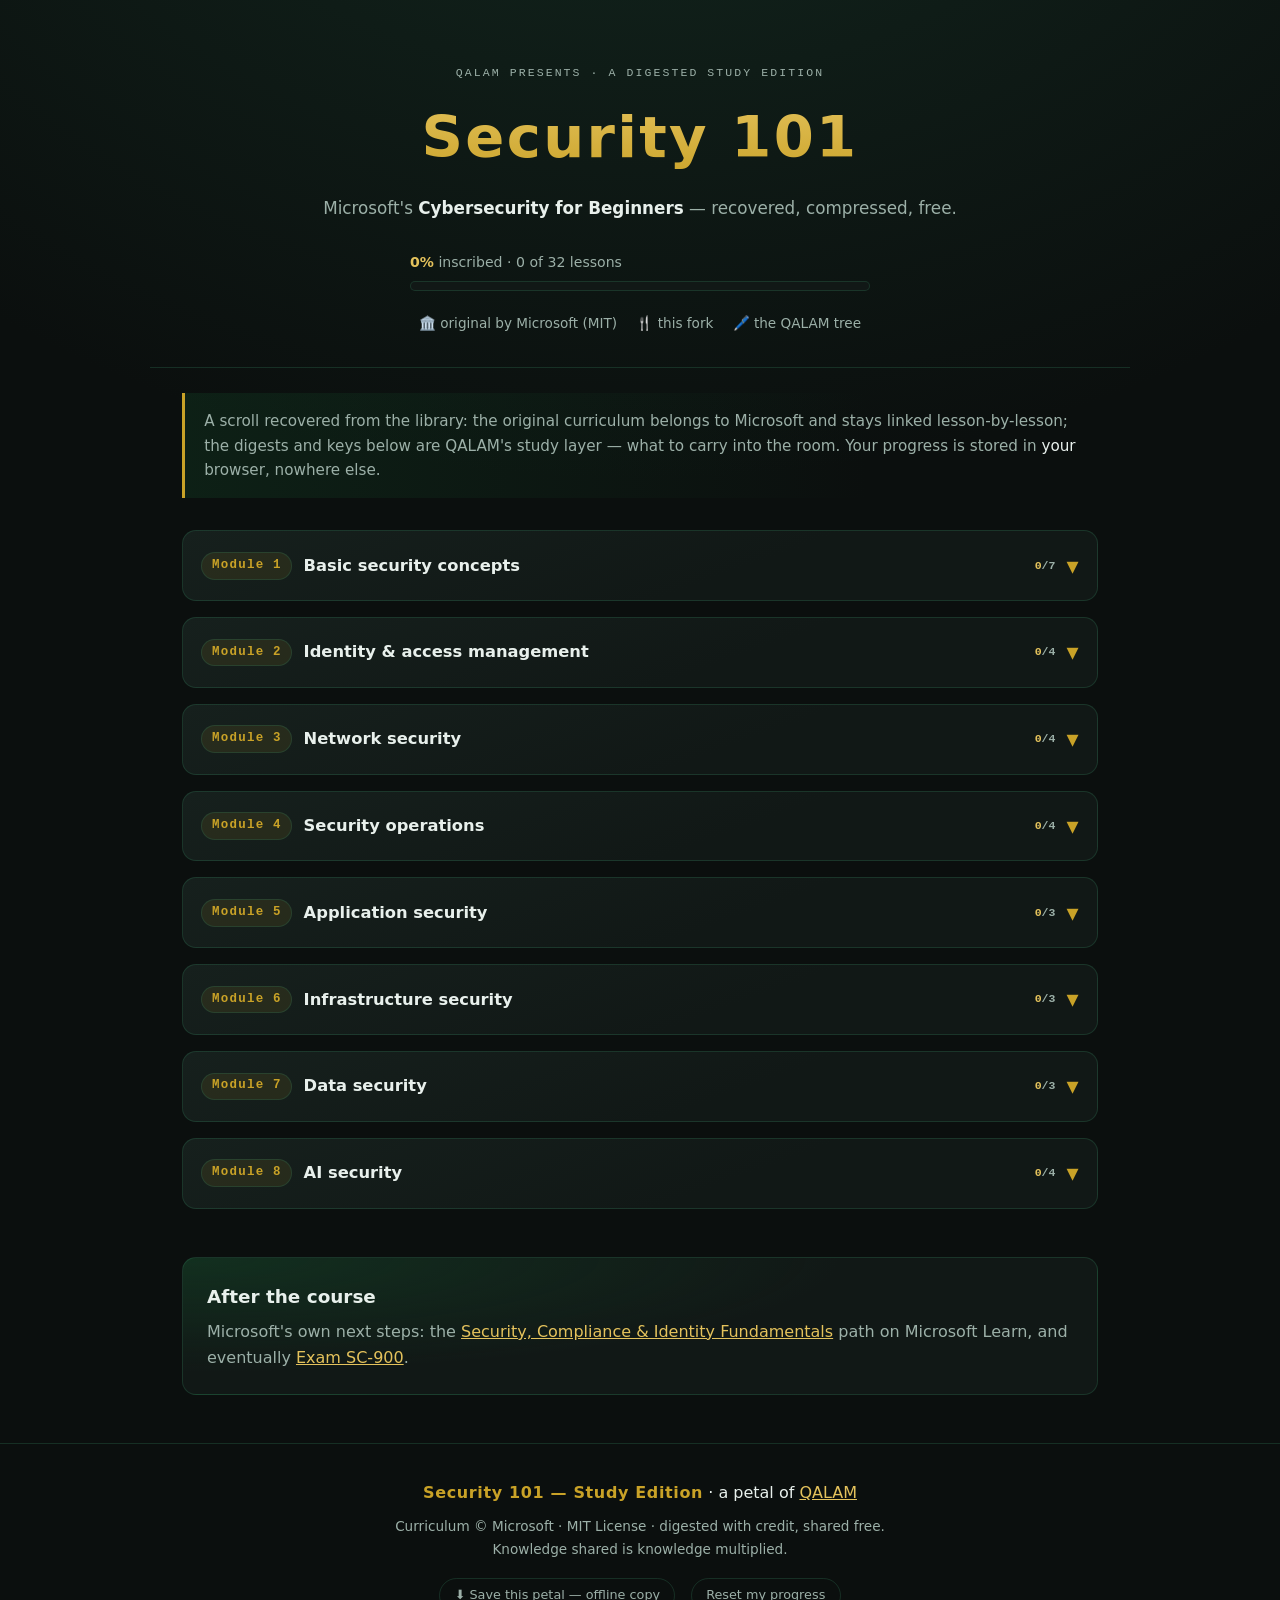
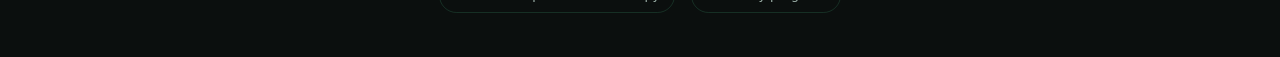
<file: docs/index.html>
<!DOCTYPE html>
<html lang="en">
<head>
<meta charset="utf-8">
<meta name="viewport" content="width=device-width, initial-scale=1">
<title>Security 101 — Study Edition · QALAM</title>
<meta name="description" content="Microsoft's Cybersecurity for Beginners, digested and free: eight modules, thirty lessons, mastery tracking. Knowledge shared is knowledge multiplied.">
<meta name="theme-color" content="#0B0F0E">
<meta property="og:type" content="website">
<meta property="og:site_name" content="QALAM — القلم">
<meta property="og:title" content="Security 101 — Study Edition">
<meta property="og:description" content="Microsoft's Cybersecurity for Beginners, recovered by QALAM: digested, tracked, free forever.">
<meta property="og:url" content="https://matx104.github.io/Security-101/">
<meta property="og:image" content="https://matx104.github.io/Security-101/img/og.png">
<meta property="og:image:width" content="1200">
<meta property="og:image:height" content="630">
<meta name="twitter:card" content="summary_large_image">
<meta name="twitter:title" content="Security 101 — Study Edition">
<meta name="twitter:description" content="Microsoft's Cybersecurity for Beginners, recovered by QALAM — free forever.">
<meta name="twitter:image" content="https://matx104.github.io/Security-101/img/og.png">
<link rel="icon" type="image/svg+xml" href="img/logo.svg">
<link rel="stylesheet" href="css/styles.css?v=1">
</head>
<body>

<header class="hero">
  <p class="hero__eyebrow">QALAM presents · a digested study edition</p>
  <h1 class="hero__title">Security 101</h1>
  <p class="hero__sub">Microsoft's <em>Cybersecurity for Beginners</em> — recovered, compressed, free.</p>

  <div class="progress" id="progress">
    <p class="progress__label"><strong id="progress-pct">0%</strong> inscribed · <span id="progress-count">0 of 32 lessons</span></p>
    <div class="progress__bar" role="progressbar" aria-labelledby="progress-pct" aria-valuemin="0" aria-valuemax="100" aria-valuenow="0" id="progress-bar">
      <div class="progress__fill" id="progress-fill"></div>
    </div>
  </div>

  <nav class="hero__meta" aria-label="About this edition">
    <a href="https://github.com/microsoft/Security-101" target="_blank" rel="noopener noreferrer">🏛️ original by Microsoft (MIT)</a>
    <a href="https://github.com/matx104/Security-101" target="_blank" rel="noopener noreferrer">🍴 this fork</a>
    <a href="https://matx104.github.io/QALAM/" target="_blank" rel="noopener noreferrer">🖊️ the QALAM tree</a>
  </nav>
</header>

<main>
  <p class="creed">A scroll recovered from the library: the original curriculum belongs to Microsoft and stays
  linked lesson-by-lesson; the digests and keys below are QALAM's study layer — what to carry into the room.
  Your progress is stored in <em>your</em> browser, nowhere else.</p>

  <div id="modules" class="modules"></div>
  <p class="notice" id="notice" hidden></p>

  <section class="after">
    <h2>After the course</h2>
    <p>
      Microsoft's own next steps: the
      <a href="https://learn.microsoft.com/training/paths/describe-concepts-of-security-compliance-identity/" target="_blank" rel="noopener noreferrer">Security, Compliance &amp; Identity Fundamentals</a>
      path on Microsoft Learn, and eventually
      <a href="https://learn.microsoft.com/credentials/certifications/exams/sc-900/" target="_blank" rel="noopener noreferrer">Exam SC-900</a>.
    </p>
  </section>
</main>

<footer class="foot">
  <p class="foot__motto"><strong>Security 101 — Study Edition</strong> · a petal of <a href="https://matx104.github.io/QALAM/" target="_blank" rel="noopener noreferrer">QALAM</a></p>
  <p class="foot__sub">Curriculum © Microsoft · MIT License · digested with credit, shared free.<br>
  Knowledge shared is knowledge multiplied.</p>
  <p class="foot__links"><a class="reset" href="offline.html" style="text-decoration:none;display:inline-block;">⬇ Save this petal — offline copy</a> &nbsp; <button type="button" class="reset" id="reset">Reset my progress</button></p>
</footer>

<script type="module" src="js/app.js?v=1"></script>
<noscript>
  <p class="notice">This study edition renders from <code>content/modules.json</code> and needs JavaScript.
  The original lessons remain readable in the fork, link above.</p>
</noscript>

</body>
</html>
</file>
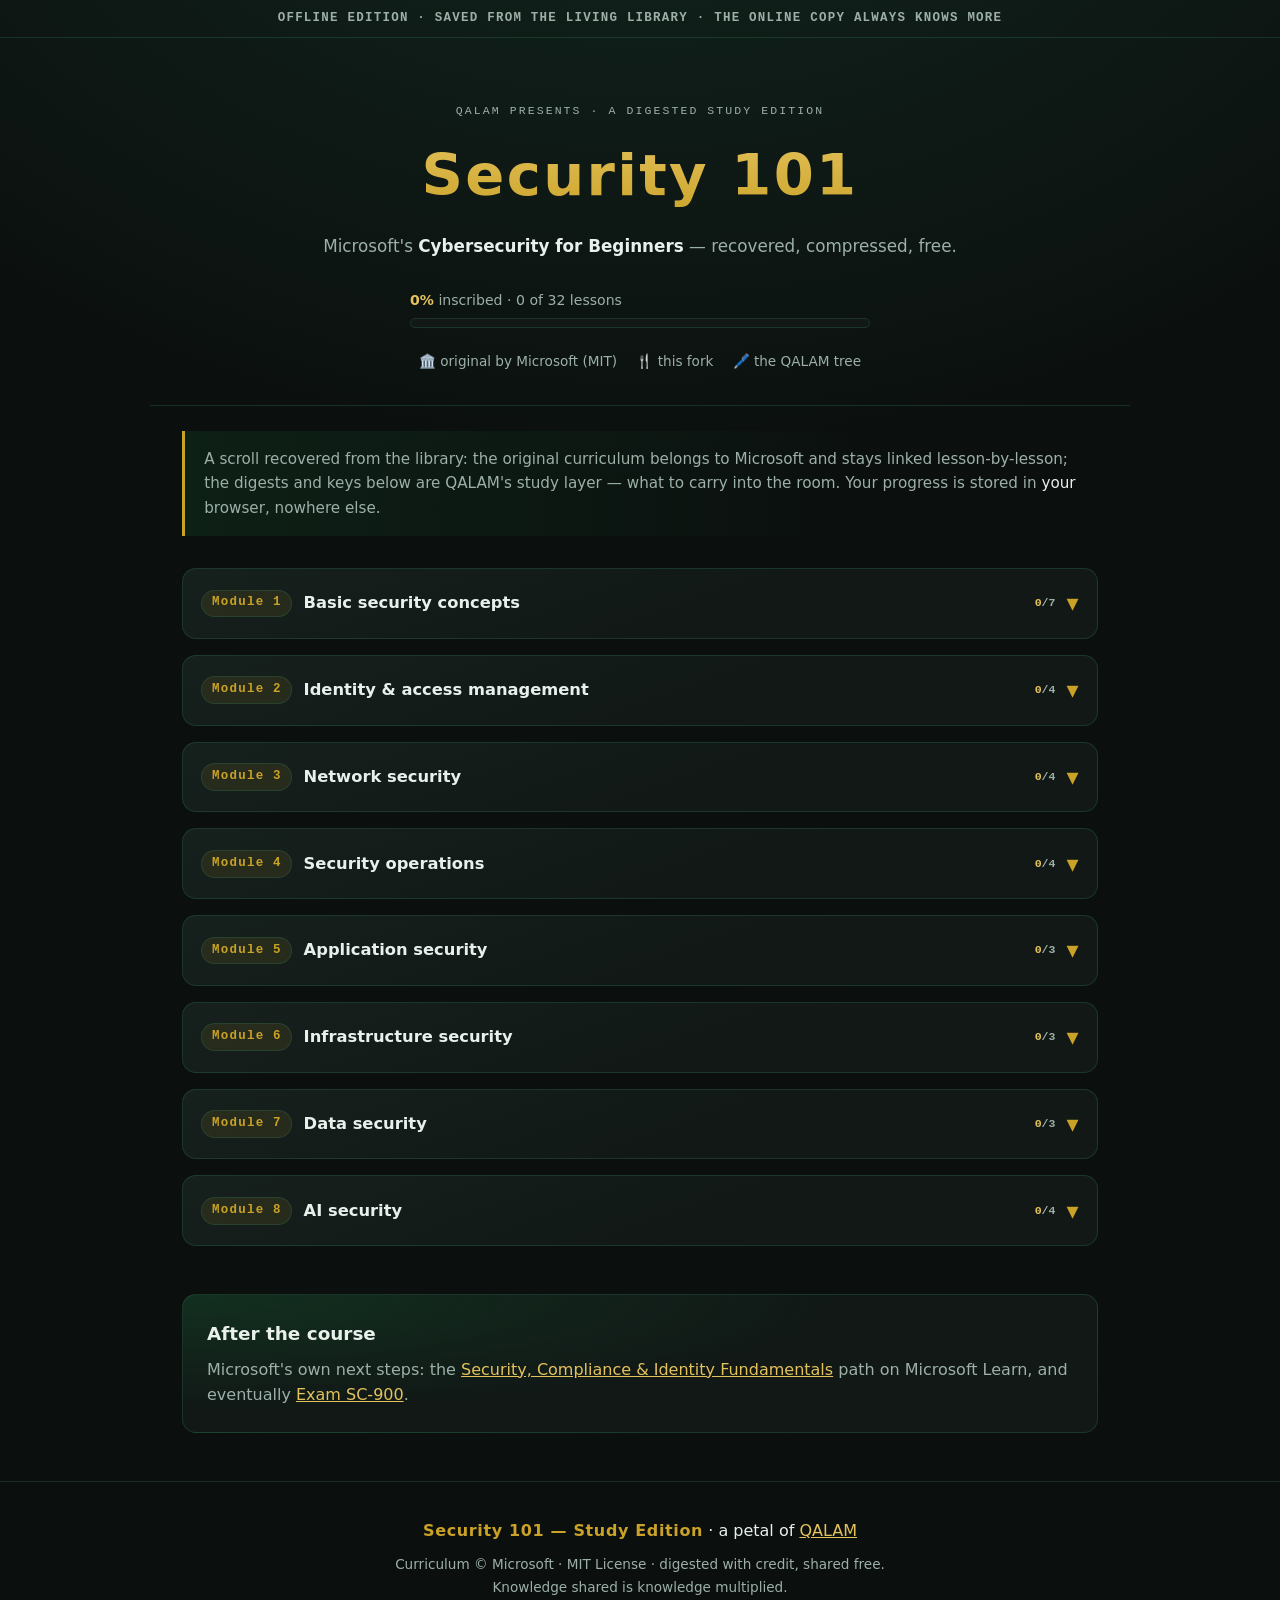
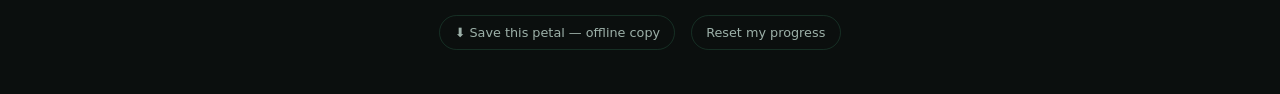
<file: docs/offline.html>
<!DOCTYPE html>
<html lang="en">
<head>
<meta charset="utf-8">
<meta name="viewport" content="width=device-width, initial-scale=1">
<title>Security 101 — Study Edition · QALAM</title>
<meta name="description" content="Microsoft's Cybersecurity for Beginners, digested and free: eight modules, thirty lessons, mastery tracking. Knowledge shared is knowledge multiplied.">
<meta name="theme-color" content="#0B0F0E">
<meta property="og:type" content="website">
<meta property="og:site_name" content="QALAM — القلم">
<meta property="og:title" content="Security 101 — Study Edition">
<meta property="og:description" content="Microsoft's Cybersecurity for Beginners, recovered by QALAM: digested, tracked, free forever.">
<meta property="og:url" content="https://matx104.github.io/Security-101/">
<meta property="og:image" content="https://matx104.github.io/Security-101/img/og.png">
<meta property="og:image:width" content="1200">
<meta property="og:image:height" content="630">
<meta name="twitter:card" content="summary_large_image">
<meta name="twitter:title" content="Security 101 — Study Edition">
<meta name="twitter:description" content="Microsoft's Cybersecurity for Beginners, recovered by QALAM — free forever.">
<meta name="twitter:image" content="https://matx104.github.io/Security-101/img/og.png">
<link rel="icon" type="image/svg+xml" href="img/logo.svg">
<style>
/* ============================================================
   Security 101 — Study Edition · a QALAM petal
   Court palette: obsidian · dark emerald · gold. Vanilla CSS.
   ============================================================ */

:root {
  --obsidian: #0B0F0E;
  --panel: #111816;
  --panel-raised: #16201D;
  --emerald-deep: #14532D;
  --emerald: #1B4332;
  --emerald-bright: #2D6A4F;
  --gold: #C9A227;
  --gold-soft: #E4C25C;
  --text: #E8F0EC;
  --muted: #9CB0A8;
  --line: rgba(45, 106, 79, 0.35);
  --line-soft: rgba(45, 106, 79, 0.18);
  --radius: 14px;
  --pill: 999px;
  --font: system-ui, -apple-system, "Segoe UI", Roboto, "Noto Sans", sans-serif;
  --mono: ui-monospace, SFMono-Regular, Menlo, Consolas, monospace;
}

*, *::before, *::after { box-sizing: border-box; }

body {
  margin: 0;
  background:
    radial-gradient(120% 70% at 50% -20%, rgba(27, 67, 50, 0.5), transparent 70%),
    var(--obsidian);
  color: var(--text);
  font-family: var(--font);
  font-size: 16px;
  line-height: 1.6;
  -webkit-font-smoothing: antialiased;
}

.shell { width: 100%; max-width: 980px; margin-inline: auto; padding-inline: clamp(1rem, 4vw, 2rem); }
header.hero, main, footer.foot { padding-inline: clamp(1rem, 4vw, 2rem); }
header.hero, main { max-width: 980px; margin-inline: auto; }

a { color: var(--gold-soft); }
a:focus-visible, button:focus-visible, input:focus-visible {
  outline: 2px solid var(--gold);
  outline-offset: 3px;
  border-radius: 4px;
}

/* ---------- hero --------------------------------------------------------- */

.hero {
  padding-block: clamp(2.5rem, 7vw, 4rem) 2rem;
  text-align: center;
  border-bottom: 1px solid var(--line);
}
.hero__eyebrow {
  margin: 0;
  font-family: var(--mono);
  font-size: 0.72rem;
  letter-spacing: 0.18em;
  text-transform: uppercase;
  color: var(--muted);
}
.hero__title {
  margin: 0.6rem 0 0;
  font-size: clamp(2.4rem, 8vw, 3.6rem);
  letter-spacing: 0.04em;
  background: linear-gradient(180deg, var(--gold-soft), var(--gold));
  -webkit-background-clip: text;
  background-clip: text;
  color: transparent;
}
.hero__sub { margin: 0.7rem 0 0; color: var(--muted); font-size: 1.05rem; }
.hero__sub em { color: var(--text); font-style: normal; font-weight: 600; }

.progress { margin: 1.8rem auto 0; max-width: 460px; text-align: left; }
.progress__label { margin: 0 0 0.45rem; font-size: 0.88rem; color: var(--muted); }
.progress__label strong { color: var(--gold-soft); font-variant-numeric: tabular-nums; }
.progress__bar {
  height: 10px;
  border-radius: var(--pill);
  background: var(--panel);
  border: 1px solid var(--line);
  overflow: hidden;
}
.progress__fill {
  height: 100%;
  width: 0%;
  border-radius: var(--pill);
  background: linear-gradient(90deg, var(--emerald-bright), var(--gold));
  transition: width 0.5s cubic-bezier(0.25, 0.8, 0.35, 1);
}

.hero__meta {
  margin: 1.4rem 0 0;
  display: flex;
  flex-wrap: wrap;
  justify-content: center;
  gap: 0.5rem 1.2rem;
  font-size: 0.85rem;
}
.hero__meta a { color: var(--muted); text-decoration: none; }
.hero__meta a:hover { color: var(--gold-soft); }

/* ---------- creed + modules ---------------------------------------------- */

.creed {
  margin: 1.6rem 0 2rem;
  padding: 1rem 1.2rem;
  border-left: 3px solid var(--gold);
  border-radius: 0 var(--radius) var(--radius) 0;
  background: linear-gradient(90deg, rgba(20, 83, 45, 0.25), transparent 75%);
  color: var(--muted);
  font-size: 0.95rem;
}
.creed em { color: var(--text); font-style: normal; }

.modules { display: flex; flex-direction: column; gap: 1rem; }

.mod__h { margin: 0; }
.mod__head {
  display: flex;
  align-items: center;
  gap: 0.7rem;
  width: 100%;
  margin: 0;
  padding: 0.95rem 1.15rem;
  background: linear-gradient(160deg, var(--panel-raised), var(--panel) 60%);
  border: 1px solid var(--line);
  border-radius: var(--radius);
  color: var(--text);
  font: inherit;
  font-weight: 700;
  text-align: left;
  cursor: pointer;
  transition: border-color 0.18s ease, box-shadow 0.18s ease;
}
.mod__head:hover { border-color: var(--emerald-bright); }
.mod--open .mod__head {
  border-color: var(--gold);
  box-shadow: 0 0 26px -10px rgba(201, 162, 39, 0.45);
}
.mod__num {
  font-family: var(--mono);
  font-size: 0.78rem;
  letter-spacing: 0.1em;
  color: var(--gold);
  background: rgba(201, 162, 39, 0.1);
  border: 1px solid var(--line);
  border-radius: var(--pill);
  padding: 0.18rem 0.6rem;
}
.mod__title { flex: 1; font-size: 1.02rem; }
.mod__done { font-family: var(--mono); font-size: 0.72rem; color: var(--muted); }
.mod__done b { color: var(--gold-soft); font-weight: 600; }
.mod__chev { color: var(--gold); transition: transform 0.35s ease; }
.mod--open .mod__chev { transform: rotate(180deg); }

.mod__body {
  display: grid;
  grid-template-rows: 0fr;
  visibility: hidden;
  transition: grid-template-rows 0.5s cubic-bezier(0.25, 0.8, 0.35, 1), visibility 0s 0.5s;
}
.mod--open .mod__body {
  grid-template-rows: 1fr;
  visibility: visible;
  transition: grid-template-rows 0.5s cubic-bezier(0.25, 0.8, 0.35, 1);
}
.mod__scroller { overflow: hidden; min-height: 0; }
.mod__blurb { margin: 1rem 0.2rem 0.4rem; color: var(--muted); font-size: 0.92rem; }

/* ---------- lessons -------------------------------------------------------- */

.lesson {
  margin-top: 0.7rem;
  border: 1px solid var(--line-soft);
  border-radius: var(--radius);
  background: var(--panel);
  overflow: hidden;
  transition: border-color 0.18s ease;
}
.lesson:hover { border-color: var(--emerald-bright); }
.lesson--done { border-color: rgba(201, 162, 39, 0.45); }
.lesson--quiz { background: linear-gradient(160deg, rgba(20, 83, 45, 0.35), var(--panel)); }

.lesson__row {
  display: flex;
  align-items: center;
  gap: 0.8rem;
  width: 100%;
  padding: 0.9rem 1rem;
  background: none;
  border: 0;
  font: inherit;
  color: inherit;
  text-align: left;
  cursor: pointer;
}
.lesson__check {
  flex: none;
  width: 1.5rem;
  height: 1.5rem;
  border-radius: 8px;
  border: 1.5px solid var(--emerald-bright);
  background: var(--obsidian);
  display: grid;
  place-items: center;
  color: transparent;
  font-size: 0.95rem;
  transition: border-color 0.15s ease, background 0.15s ease, color 0.15s ease;
}
.lesson--done .lesson__check {
  border-color: var(--gold);
  background: rgba(201, 162, 39, 0.18);
  color: var(--gold-soft);
}
.lesson__id {
  font-family: var(--mono);
  font-size: 0.74rem;
  letter-spacing: 0.08em;
  color: var(--gold);
  flex: none;
  width: 2.4rem;
}
.lesson__name { flex: 1; font-weight: 600; line-height: 1.35; }
.lesson__mins {
  flex: none;
  font-family: var(--mono);
  font-size: 0.66rem;
  letter-spacing: 0.1em;
  text-transform: uppercase;
  color: var(--muted);
}
.lesson__chev { color: var(--muted); font-size: 0.8rem; transition: transform 0.3s ease; }
.lesson--open .lesson__chev { transform: rotate(90deg); color: var(--gold); }

.lesson__detail {
  display: grid;
  grid-template-rows: 0fr;
  visibility: hidden;
  transition: grid-template-rows 0.4s ease, visibility 0s 0.4s;
}
.lesson--open .lesson__detail {
  grid-template-rows: 1fr;
  visibility: visible;
  transition: grid-template-rows 0.4s ease;
}
.lesson__inner { overflow: hidden; min-height: 0; }
.lesson__pad { padding: 0 1rem 1rem 5rem; }
.lesson__objective { margin: 0 0 0.6rem; color: var(--muted); font-size: 0.92rem; }
.lesson__objective::before {
  content: "Objective — ";
  font-family: var(--mono);
  font-size: 0.68rem;
  letter-spacing: 0.12em;
  text-transform: uppercase;
  color: var(--gold);
}
.keys { list-style: none; margin: 0 0 0.8rem; padding: 0; display: grid; gap: 0.45rem; }
.keys li {
  position: relative;
  padding: 0.5rem 0.75rem 0.5rem 1.9rem;
  background: var(--panel-raised);
  border: 1px solid var(--line-soft);
  border-radius: 10px;
  font-size: 0.9rem;
  color: var(--text);
}
.keys li::before { content: "✒"; position: absolute; left: 0.7rem; color: var(--gold); }
.lesson__read {
  display: inline-flex;
  align-items: center;
  gap: 0.4rem;
  padding: 0.45rem 0.85rem;
  border: 1px solid var(--gold);
  border-radius: var(--pill);
  background: rgba(201, 162, 39, 0.08);
  color: var(--gold-soft);
  text-decoration: none;
  font-size: 0.84rem;
  transition: background 0.15s ease;
}
.lesson__read:hover { background: rgba(201, 162, 39, 0.16); }

.notice {
  margin: 1.5rem 0 0;
  padding: 1rem 1.2rem;
  border: 1px solid var(--line);
  border-left: 3px solid var(--gold);
  border-radius: var(--radius);
  background: var(--panel);
  color: var(--muted);
}

/* ---------- after + footer -------------------------------------------------- */

.after {
  margin-top: 3rem;
  padding: 1.5rem;
  border: 1px solid var(--line);
  border-radius: var(--radius);
  background: radial-gradient(120% 140% at 0% 0%, rgba(20, 83, 45, 0.4), transparent 60%), var(--panel);
}
.after h2 { margin: 0 0 0.5rem; font-size: 1.15rem; }
.after p { margin: 0; color: var(--muted); }

.foot {
  margin-top: 3rem;
  padding-block: 2.25rem 2.75rem;
  border-top: 1px solid var(--line);
  text-align: center;
}
.foot__motto { margin: 0; }
.foot__motto strong { color: var(--gold); letter-spacing: 0.04em; }
.foot__sub { margin: 0.6rem 0 0; color: var(--muted); font-size: 0.85rem; line-height: 1.7; }
.foot__links { margin: 1rem 0 0; }
.reset {
  font: inherit;
  font-size: 0.8rem;
  color: var(--muted);
  background: none;
  border: 1px solid var(--line);
  border-radius: var(--pill);
  padding: 0.4rem 0.9rem;
  cursor: pointer;
  transition: color 0.15s ease, border-color 0.15s ease;
}
.reset:hover { color: var(--gold-soft); border-color: var(--gold); }

@media (max-width: 560px) {
  .lesson__pad { padding-left: 1rem; }
  .lesson__mins { display: none; }
}

@media (prefers-reduced-motion: reduce) {
  * { transition: none !important; }
}

/* ---------- print: the study sheet ------------------------------------------- */

@media print {
  body { background: #fff; color: #111; }
  .hero { border: 0; }
  .hero__title { color: #6b5410; -webkit-text-fill-color: #6b5410; background: none; }
  .hero__sub, .creed, .hero__meta, .foot__links, .lesson__chev, .lesson__read { color: #333; }
  .mod__head { background: #fff; border-color: #999; cursor: default; }
  .mod__body, .lesson__detail { grid-template-rows: 1fr !important; visibility: visible !important; }
  .mod__scroller, .lesson__inner { overflow: visible; }
  .lesson, .keys li { background: #fff; border-color: #bbb; }
  .keys li::before { color: #000; }
  .lesson__check { border-color: #000; color: transparent; }
  .lesson--done .lesson__check { color: #000; }
  .lesson, .keys li { break-inside: avoid; }
}

</style>
</head>
<body>
<p style="text-align:center;margin:0;padding:.6rem 1rem;border-bottom:1px solid rgba(45,106,79,.35);font:600 .78rem/1.4 ui-monospace,monospace;letter-spacing:.1em;text-transform:uppercase;color:#9CB0A8;">Offline edition · saved from the living library · the online copy always knows more</p>

<header class="hero">
  <p class="hero__eyebrow">QALAM presents · a digested study edition</p>
  <h1 class="hero__title">Security 101</h1>
  <p class="hero__sub">Microsoft's <em>Cybersecurity for Beginners</em> — recovered, compressed, free.</p>

  <div class="progress" id="progress">
    <p class="progress__label"><strong id="progress-pct">0%</strong> inscribed · <span id="progress-count">0 of 32 lessons</span></p>
    <div class="progress__bar" role="progressbar" aria-labelledby="progress-pct" aria-valuemin="0" aria-valuemax="100" aria-valuenow="0" id="progress-bar">
      <div class="progress__fill" id="progress-fill"></div>
    </div>
  </div>

  <nav class="hero__meta" aria-label="About this edition">
    <a href="https://github.com/microsoft/Security-101" target="_blank" rel="noopener noreferrer">🏛️ original by Microsoft (MIT)</a>
    <a href="https://github.com/matx104/Security-101" target="_blank" rel="noopener noreferrer">🍴 this fork</a>
    <a href="https://matx104.github.io/QALAM/" target="_blank" rel="noopener noreferrer">🖊️ the QALAM tree</a>
  </nav>
</header>

<main>
  <p class="creed">A scroll recovered from the library: the original curriculum belongs to Microsoft and stays
  linked lesson-by-lesson; the digests and keys below are QALAM's study layer — what to carry into the room.
  Your progress is stored in <em>your</em> browser, nowhere else.</p>

  <div id="modules" class="modules"></div>
  <p class="notice" id="notice" hidden></p>

  <section class="after">
    <h2>After the course</h2>
    <p>
      Microsoft's own next steps: the
      <a href="https://learn.microsoft.com/training/paths/describe-concepts-of-security-compliance-identity/" target="_blank" rel="noopener noreferrer">Security, Compliance &amp; Identity Fundamentals</a>
      path on Microsoft Learn, and eventually
      <a href="https://learn.microsoft.com/credentials/certifications/exams/sc-900/" target="_blank" rel="noopener noreferrer">Exam SC-900</a>.
    </p>
  </section>
</main>

<footer class="foot">
  <p class="foot__motto"><strong>Security 101 — Study Edition</strong> · a petal of <a href="https://matx104.github.io/QALAM/" target="_blank" rel="noopener noreferrer">QALAM</a></p>
  <p class="foot__sub">Curriculum © Microsoft · MIT License · digested with credit, shared free.<br>
  Knowledge shared is knowledge multiplied.</p>
  <p class="foot__links"><a class="reset" href="offline.html" style="text-decoration:none;display:inline-block;">⬇ Save this petal — offline copy</a> &nbsp; <button type="button" class="reset" id="reset">Reset my progress</button></p>
</footer>

<script>window.__MODULES__ = {"_comment": "The Security 101 study edition — Microsoft's 'Cybersecurity for Beginners' (Security-101) digested for study. Original curriculum (c) Microsoft, MIT License, github.com/microsoft/Security-101. Keys are QALAM-authored study points: the compressed layer, the mnemonics, the things worth carrying into the exam room. Lesson links point into the QALAM fork.", "_updated": "2026-09-14", "modules": [{"id": "m1", "num": 1, "title": "Basic security concepts", "blurb": "The vocabulary everything else is written in: the triad, the threats, the risk, the paperwork, and the two models that re-drew the map.", "lessons": [{"id": "1.1", "title": "The CIA triad and other key concepts", "objective": "Confidentiality, availability and integrity — plus authenticity, nonrepudiation and privacy.", "minutes": 45, "href": "https://github.com/matx104/Security-101/blob/main/1.1%20The%20CIA%20triad%20and%20other%20key%20concepts.md", "keys": ["Confidentiality — only authorized eyes see it; broken by disclosure: leaks, eavesdropping, misdirected access", "Integrity — data stays correct and unaltered; broken by tampering, in transit or at rest", "Availability — the right people can use it when they need it; broken by outage, DoS, destruction", "Authenticity + nonrepudiation — claims are true and can't credibly be denied later", "Privacy spans all three — the data subject keeps control of their own information"]}, {"id": "1.2", "title": "Common cybersecurity threats", "objective": "The threat landscape facing individuals and organizations.", "minutes": 45, "href": "https://github.com/matx104/Security-101/blob/main/1.2%20Common%20cybersecurity%20threats.md", "keys": ["Threat = potential harm · vulnerability = the weakness · exploit = the tool that joins them", "Malware families: virus (attaches), worm (self-spreads), ransomware (denies + extorts), spyware (watches)", "Social engineering beats firewalls — phishing, spear-phishing, business email compromise target people", "Insider threat needs no exploit: authorized access, unauthorized intent", "Attack surface = every point a threat can touch — people, process and technology"]}, {"id": "1.3", "title": "Understanding risk management", "objective": "Assessing risk — impact and likelihood — and implementing controls.", "minutes": 45, "href": "https://github.com/matx104/Security-101/blob/main/1.3%20Understanding%20risk%20management.md", "keys": ["Risk = likelihood × impact — it is managed, never eliminated", "Four responses: avoid, mitigate (controls), transfer (insurance/provider), accept (documented!)", "Controls: physical / technical / administrative — and preventive / detective / corrective", "The risk register is a living document — unreviewed risk data is fiction"]}, {"id": "1.4", "title": "Security practices and documentation", "objective": "The difference between policies, procedures, standards and regulations.", "minutes": 30, "href": "https://github.com/matx104/Security-101/blob/main/1.4%20Security%20practices%20and%20documentation.md", "keys": ["Policy = intent (what and why) · standard = the mandatory specific · procedure = the step-by-step how", "Regulations and law are external and non-negotiable; policy is yours to write", "Documentation is itself a control — unwritten security is unauditable security"]}, {"id": "1.5", "title": "Zero trust", "objective": "What zero trust is, defense in depth, and the architecture it forces.", "minutes": 60, "href": "https://github.com/matx104/Security-101/blob/main/1.5%20Zero%20trust.md", "keys": ["Never trust, always verify — network location grants nothing", "Assume breach — design as if the attacker is already inside", "Defense in depth — layered controls so one failure is never the whole story", "Every request answers: who/what is asking, for which data, under which conditions"]}, {"id": "1.6", "title": "The shared responsibility model", "objective": "Who secures what in the cloud — and why the boundary moves.", "minutes": 30, "href": "https://github.com/matx104/Security-101/blob/main/1.6%20Shared%20responsibility%20model.md", "keys": ["Provider secures the fabric (the cloud); you secure what you put on it (in the cloud)", "On-prem = you own everything · SaaS = mostly provider · IaaS/PaaS = split", "The split is documented by the provider — read it before you assume it"]}, {"id": "1.7", "title": "End of module quiz", "objective": "Prove module 1 stuck.", "minutes": 10, "quiz": true, "href": "https://github.com/matx104/Security-101/blob/main/1.7%20End%20of%20module%20quiz.md"}]}, {"id": "m2", "num": 2, "title": "Identity & access management", "blurb": "The new perimeter: who you are, what you may do, and how little access is enough.", "lessons": [{"id": "2.1", "title": "IAM key concepts", "objective": "Least privilege, segregation of duties, and how IAM supports zero trust.", "minutes": 45, "href": "https://github.com/matx104/Security-101/blob/main/2.1%20IAM%20key%20concepts.md", "keys": ["The four steps: identify (claim) → authenticate (prove) → authorize (allow) → account (log)", "Least privilege: minimum access, for the minimum time", "Segregation of duties — no single person completes a critical flow alone", "AAA is the spine: authentication, authorization, accounting"]}, {"id": "2.2", "title": "IAM zero trust architecture", "objective": "Identity as the new perimeter, and the threats that mitigates.", "minutes": 45, "href": "https://github.com/matx104/Security-101/blob/main/2.2%20IAM%20zero%20trust%20architecture.md", "keys": ["Identity is the new perimeter — the network edge no longer decides access", "Strong auth: MFA everywhere; passwordless where possible", "Conditional access weighs signals per request — device, location, risk", "What it neutralizes: credential theft, lateral movement, privilege creep"]}, {"id": "2.3", "title": "IAM capabilities", "objective": "The capabilities and controls that secure identities.", "minutes": 45, "href": "https://github.com/matx104/Security-101/blob/main/2.3%20IAM%20capabilities.md", "keys": ["One directory / identity provider is the source of truth (Entra ID and friends)", "SSO = one identity, many apps; federation extends trust across organizations", "Privileged access: just-in-time, approved, logged, revoked", "Lifecycle automation (joiner-mover-leaver) kills orphan accounts"]}, {"id": "2.4", "title": "End of module quiz", "objective": "Prove module 2 stuck.", "minutes": 10, "quiz": true, "href": "https://github.com/matx104/Security-101/blob/main/2.4%20End%20of%20module%20quiz.md"}]}, {"id": "m3", "num": 3, "title": "Network security", "blurb": "The roads the data travels — and the checkpoints zero trust puts on them.", "lessons": [{"id": "3.1", "title": "Networking key concepts", "objective": "IP addressing, port numbers, encryption and friends.", "minutes": 60, "href": "https://github.com/matx104/Security-101/blob/main/3.1%20Networking%20key%20concepts.md", "keys": ["IP address = where; port = which door — know the famous ones (80/443, 22, 53)", "TCP guarantees delivery, UDP prefers speed — services pick their poison", "TLS protects the conversation in transit — not the endpoints themselves", "DNS, DHCP, NAT — the plumbing, and the plumbing attackers also love"]}, {"id": "3.2", "title": "Networking zero trust architecture", "objective": "Networking's role in end-to-end zero trust.", "minutes": 45, "href": "https://github.com/matx104/Security-101/blob/main/3.2%20Networking%20zero%20trust%20architecture.md", "keys": ["Micro-segmentation — tiny blast radii, explicitly allowed flows only", "The network sits inside identity now: per-request access, not per-subnet", "Encrypt east-west too — internal traffic is not 'safe' by location"]}, {"id": "3.3", "title": "Network security capabilities", "objective": "The tooling — firewalls, WAF, DDoS protection and the rest.", "minutes": 45, "href": "https://github.com/matx104/Security-101/blob/main/3.3%20Network%20security%20capabilities.md", "keys": ["Firewall filters L3/L4; WAF defends L7 — the app attacks: SQLi, XSS", "DDoS protection absorbs volume — CDN edges and scrubbing centers", "IDS notices, IPS acts; modern NDR watches behaviour, not signatures", "A VPN grants access, not safety — zero trust retires the implicit tunnel"]}, {"id": "3.4", "title": "End of module quiz", "objective": "Prove module 3 stuck.", "minutes": 10, "quiz": true, "href": "https://github.com/matx104/Security-101/blob/main/3.4%20End%20of%20module%20quiz.md"}]}, {"id": "m4", "num": 4, "title": "Security operations", "blurb": "The defenders' shift: detect, respond, recover — and hunt instead of wait.", "lessons": [{"id": "4.1", "title": "SecOps key concepts", "objective": "Why SecOps exists, and how it differs from IT operations.", "minutes": 45, "href": "https://github.com/matx104/Security-101/blob/main/4.1%20SecOps%20key%20concepts.md", "keys": ["SecOps fuses security with IT ops: detect, respond, recover, learn", "Different instinct from ops: adversary thinking, not just uptime thinking", "The metrics that matter: MTTD and MTTR — time to find, time to fix"]}, {"id": "4.2", "title": "SecOps zero trust architecture", "objective": "How SecOps contributes to end-to-end zero trust.", "minutes": 45, "href": "https://github.com/matx104/Security-101/blob/main/4.2%20SecOps%20zero%20trust%20architecture.md", "keys": ["Telemetry everywhere — you cannot respond to what you never saw", "The SIEM is SecOps memory: central logs, correlated", "Assume compromise → hunt proactively; alerts are the floor, not the ceiling"]}, {"id": "4.3", "title": "SecOps capabilities", "objective": "The tooling — SIEM, XDR and beyond.", "minutes": 45, "href": "https://github.com/matx104/Security-101/blob/main/4.3%20SecOps%20capabilities.md", "keys": ["SIEM collects, correlates, alerts; XDR extends to endpoint, identity, email", "SOAR runs the playbook — automation takes the repetitive triage", "A SOC tiers up: triage → investigation → threat hunting"]}, {"id": "4.4", "title": "End of module quiz", "objective": "Prove module 4 stuck.", "minutes": 10, "quiz": true, "href": "https://github.com/matx104/Security-101/blob/main/4.4%20End%20of%20module%20quiz.md"}]}, {"id": "m5", "num": 5, "title": "Application security", "blurb": "Where code meets attacker: build it right, then prove it stays right.", "lessons": [{"id": "5.1", "title": "AppSec key concepts", "objective": "Secure by design, input validation and friends.", "minutes": 45, "href": "https://github.com/matx104/Security-101/blob/main/5.1%20AppSec%20key%20concepts.md", "keys": ["Secure by design beats patching later — security rides in the requirements", "Never trust input: validate, sanitize, encode — at every boundary", "The OWASP Top 10 is the checklist of the usual app wounds", "Least privilege applies to code too — and to its dependencies"]}, {"id": "5.2", "title": "AppSec key capabilities", "objective": "Pipeline security tools — code scanning, secret scanning and friends.", "minutes": 45, "href": "https://github.com/matx104/Security-101/blob/main/5.2%20AppSec%20key%20capabilities.md", "keys": ["SAST reads the code · DAST attacks the running app · SCA watches dependencies", "Secret scanning: keys never belong in a repo — not even one commit", "Shift left: the pipeline is the cheapest place to find and fix"]}, {"id": "5.3", "title": "End of module quiz", "objective": "Prove module 5 stuck.", "minutes": 10, "quiz": true, "href": "https://github.com/matx104/Security-101/blob/main/5.3%20End%20of%20module%20quiz.md"}]}, {"id": "m6", "num": 6, "title": "Infrastructure security", "blurb": "The ground floor: hardened systems, patched holes, contained containers.", "lessons": [{"id": "6.1", "title": "Infrastructure security key concepts", "objective": "Hardening, patching, security hygiene, container security.", "minutes": 45, "href": "https://github.com/matx104/Security-101/blob/main/6.1%20Infrastructure%20security%20key%20concepts.md", "keys": ["Hardening = removing the unnecessary — ports, services, default accounts", "Patch discipline: known unpatched CVEs remain the most common way in", "Containers inherit the host's sins — patch the base image, not just the app", "Hygiene: tested backups, least-privilege service accounts"]}, {"id": "6.2", "title": "Infrastructure security capabilities", "objective": "Tooling that assists — CSPM, container security and friends.", "minutes": 45, "href": "https://github.com/matx104/Security-101/blob/main/6.2%20Infrastructure%20security%20capabilities.md", "keys": ["CSPM watches cloud posture against benchmarks (CIS)", "Image scanning belongs in the registry and the pipeline", "IaC scanning catches the misconfiguration before it ever deploys"]}, {"id": "6.3", "title": "End of module quiz", "objective": "Prove module 6 stuck.", "minutes": 10, "quiz": true, "href": "https://github.com/matx104/Security-101/blob/main/6.3%20End%20of%20module%20quiz.md"}]}, {"id": "m7", "num": 7, "title": "Data security", "blurb": "What it's all for: the data — classified, retained, watched, governed.", "lessons": [{"id": "7.1", "title": "Data security key concepts", "objective": "Classification and retention, and why they matter.", "minutes": 45, "href": "https://github.com/matx104/Security-101/blob/main/7.1%20Data%20security%20key%20concepts.md", "keys": ["Classification drives handling — you cannot protect what you haven't labelled", "Retention: keep only what's needed; scheduled deletion is a control", "Three states, three duties: at rest, in transit, in use — encrypt accordingly"]}, {"id": "7.2", "title": "Data security capabilities", "objective": "DLP, insider risk management, data governance.", "minutes": 45, "href": "https://github.com/matx104/Security-101/blob/main/7.2%20Data%20security%20capabilities.md", "keys": ["DLP watches and blocks the exits — email, USB, upload", "Insider risk: watch the patterns, respect privacy and the law", "Governance names owners — who holds which data, who may decide"]}, {"id": "7.3", "title": "End of module quiz", "objective": "Prove module 7 stuck.", "minutes": 10, "quiz": true, "href": "https://github.com/matx104/Security-101/blob/main/7.3%20End%20of%20module%20quiz.md"}]}, {"id": "m8", "num": 8, "title": "AI security", "blurb": "The new frontier: models that inherit every old risk and invent new ones.", "lessons": [{"id": "8.1", "title": "AI security key concepts", "objective": "Traditional security vs AI security — the differences and similarities.", "minutes": 45, "href": "https://github.com/matx104/Security-101/blob/main/8.1%20AI%20security%20key%20concepts.md", "keys": ["AI inherits the old risks (access, supply chain) and adds new ones (model, prompt)", "The model is code + data — both are attack surfaces", "Adversarial inputs target behaviour, not just availability"]}, {"id": "8.2", "title": "AI security capabilities", "objective": "The tooling and controls that secure AI.", "minutes": 45, "href": "https://github.com/matx104/Security-101/blob/main/8.2%20AI%20security%20capabilities.md", "keys": ["Content filtering + grounding tame hallucination and injection harm", "Log prompts and outputs — that's the forensic trail for AI incidents", "Red-team the model like any other boundary"]}, {"id": "8.3", "title": "Responsible AI", "objective": "What responsible AI is, and the AI-specific harms to know.", "minutes": 45, "href": "https://github.com/matx104/Security-101/blob/main/8.3%20Responsible%20AI.md", "keys": ["Fairness, privacy, transparency, accountability — design constraints, not afterthoughts", "The harms to know: bias, misuse, overreliance, sensitive-data disclosure", "Human oversight stays where the stakes are high"]}, {"id": "8.4", "title": "End of module quiz", "objective": "Prove module 8 stuck — the whole course, done.", "minutes": 10, "quiz": true, "href": "https://github.com/matx104/Security-101/blob/main/8.4%20End%20of%20module%20quiz.md"}]}]};</script>
<script type="module">
/* ============================================================
   Security 101 — Study Edition. The petal renderer.
   Content-as-data: content/modules.json in, mastery out.
   Progress lives in localStorage, in the learner's browser
   alone — check a lesson, it stays checked.
   ============================================================ */

const STORE_KEY = 'qalam-s101-v1';

const dom = {
  modules:  document.getElementById('modules'),
  notice:   document.getElementById('notice'),
  pct:      document.getElementById('progress-pct'),
  count:    document.getElementById('progress-count'),
  bar:      document.getElementById('progress-bar'),
  fill:     document.getElementById('progress-fill'),
  reset:    document.getElementById('reset')
};

function el(tag, className, text) {
  const node = document.createElement(tag);
  if (className) node.className = className;
  if (text !== undefined && text !== null) node.textContent = String(text);
  return node;
}

function safeUrl(value) {
  if (typeof value !== 'string' || value === '') return null;
  try {
    const url = new URL(value, window.location.href);
    return (url.protocol === 'https:' || url.protocol === 'http:') ? url.href : null;
  } catch {
    return null;
  }
}

/* ---------- mastery, kept by the learner ---------------------------------- */

function loadProgress() {
  try {
    const raw = JSON.parse(window.localStorage.getItem(STORE_KEY) || '{}');
    return (raw && typeof raw === 'object') ? raw : {};
  } catch {
    return {};
  }
}

function saveProgress(done) {
  try {
    window.localStorage.setItem(STORE_KEY, JSON.stringify(done));
  } catch {
    /* private mode — progress lives for this visit only */
  }
}

let done = loadProgress();

/* ---------- rendering ------------------------------------------------------- */

let openModule = null;
let openLesson = null;

function allLessons(data) {
  return data.modules.flatMap((m) => m.lessons);
}

function renderProgress(data) {
  const lessons = allLessons(data);
  const total = lessons.length;
  const complete = lessons.filter((l) => done[l.id]).length;
  const pct = total ? Math.round((complete / total) * 100) : 0;

  dom.pct.textContent = `${pct}%`;
  dom.count.textContent = `${complete} of ${total} lessons`;
  dom.fill.style.width = `${pct}%`;
  dom.bar.setAttribute('aria-valuenow', String(pct));
}

function toggleLesson(id, node) {
  openLesson = openLesson === id ? null : id;
  for (const lesson of dom.modules.querySelectorAll('.lesson')) {
    lesson.classList.toggle('lesson--open', lesson.dataset.lesson === openLesson);
  }
}

function toggleModule(id) {
  openModule = openModule === id ? null : id;
  for (const mod of dom.modules.querySelectorAll('.mod')) {
    mod.classList.toggle('mod--open', mod.dataset.module === openModule);
  }
}

function render(data) {
  dom.modules.textContent = '';

  for (const mod of data.modules) {
    const section = el('section', 'mod');
    section.dataset.module = mod.id;

    const heading = el('h2', 'mod__h');

    const head = el('button', 'mod__head');
    head.type = 'button';
    head.setAttribute('aria-expanded', 'false');
    head.setAttribute('aria-controls', `mod-${mod.id}`);
    head.append(
      el('span', 'mod__num', `Module ${mod.num}`),
      el('span', 'mod__title', mod.title),
      el('span', 'mod__done'),
      el('span', 'mod__chev', '▾')
    );
    head.addEventListener('click', () => toggleModule(mod.id));

    const body = el('div', 'mod__body');
    body.id = `mod-${mod.id}`;
    body.setAttribute('role', 'region');
    body.setAttribute('aria-labelledby', `mod-h-${mod.id}`);

    const scroller = el('div', 'mod__scroller');
    scroller.append(el('p', 'mod__blurb', mod.blurb || ''));

    for (const lesson of mod.lessons) {
      scroller.append(buildLesson(lesson));
    }

    body.append(scroller);
    heading.append(head);
    section.append(heading, body);
    dom.modules.append(section);
  }

  refresh(data);
}

function buildLesson(lesson) {
  const isDone = Boolean(done[lesson.id]);
  const node = el('article', 'lesson' +
    (isDone ? ' lesson--done' : '') +
    (lesson.quiz ? ' lesson--quiz' : ''));
  node.dataset.lesson = lesson.id;

  const row = el('button', 'lesson__row');
  row.type = 'button';
  row.setAttribute('aria-expanded', 'false');

  const check = el('span', 'lesson__check', '✓');
  check.setAttribute('aria-hidden', 'true');

  row.append(
    check,
    el('span', 'lesson__id', lesson.id),
    el('span', 'lesson__name', lesson.title),
    el('span', 'lesson__mins', lesson.quiz ? 'quiz' : `~${lesson.minutes || 30} min`),
    el('span', 'lesson__chev', '▸')
  );
  row.addEventListener('click', () => toggleLesson(lesson.id, node));

  /* the check itself is its own target: mark without opening */
  const checkButton = el('button', 'lesson__mark');
  checkButton.type = 'button';
  checkButton.className = 'sr-toggle';
  checkButton.setAttribute('aria-pressed', String(isDone));
  checkButton.setAttribute('aria-label',
    `Mark “${lesson.title}” as ${isDone ? 'not done' : 'done'}`);
  checkButton.style.cssText =
    'position:absolute;left:1rem;margin-top:0.55rem;width:1.5rem;height:1.5rem;' +
    'opacity:0;cursor:pointer;';
  checkButton.addEventListener('click', (event) => {
    event.stopPropagation();
    if (done[lesson.id]) delete done[lesson.id];
    else done[lesson.id] = true;
    saveProgress(done);
    node.classList.toggle('lesson--done', Boolean(done[lesson.id]));
    checkButton.setAttribute('aria-pressed', String(Boolean(done[lesson.id])));
    checkButton.setAttribute('aria-label',
      `Mark “${lesson.title}” as ${done[lesson.id] ? 'not done' : 'done'}`);
    refresh(APP_DATA);
  });
  row.style.position = 'relative';
  row.append(checkButton);

  const detail = el('div', 'lesson__detail');
  const inner = el('div', 'lesson__inner');
  const pad = el('div', 'lesson__pad');

  if (lesson.objective) pad.append(el('p', 'lesson__objective', lesson.objective));

  if (Array.isArray(lesson.keys) && lesson.keys.length) {
    const keys = el('ul', 'keys');
    for (const key of lesson.keys) keys.append(el('li', null, key));
    pad.append(keys);
  }

  const href = safeUrl(lesson.href);
  if (href) {
    const read = el('a', 'lesson__read');
    read.href = href;
    read.target = '_blank';
    read.rel = 'noopener noreferrer';
    read.append(el('span', null, lesson.quiz ? 'Take the quiz' : 'Read the full lesson'), el('span', null, ' ↗'));
    pad.append(read);
  }

  inner.append(pad);
  detail.append(inner);
  node.append(row, detail);
  return node;
}

/* module counts + the master bar, after any change */
let APP_DATA = null;

function refresh(data) {
  if (!data) return;
  renderProgress(data);

  for (const mod of dom.modules.querySelectorAll('.mod')) {
    const lessons = data.modules.find((m) => m.id === mod.dataset.module).lessons;
    const complete = lessons.filter((l) => done[l.id]).length;
    const label = mod.querySelector('.mod__done');
    label.textContent = '';
    label.append(
      document.createTextNode(''),
      (() => { const b = el('b', null, complete); return b; })(),
      document.createTextNode(`/${lessons.length}`)
    );
  }
}

/* ---------- boot ---------------------------------------------------------------- */

async function boot() {
  if (dom.reset) {
    dom.reset.addEventListener('click', () => {
      done = {};
      saveProgress(done);
      render(APP_DATA);
    });
  }

  try {
    if (window.__MODULES__ && typeof window.__MODULES__ === 'object') {
      APP_DATA = window.__MODULES__;
    } else {
      const res = await fetch('content/modules.json', { cache: 'no-cache' });
      if (!res.ok) throw new Error(`${res.status} ${res.statusText}`);
      APP_DATA = await res.json();
    }
    render(APP_DATA);
    if (openModule) toggleModule(openModule);
  } catch (error) {
    console.error('Security 101: could not load modules —', error);
    dom.notice.textContent =
      `The modules could not be loaded from content/modules.json: ${error.message}. ` +
      'The original curriculum remains readable in the fork.';
    dom.notice.hidden = false;
  }
}

boot();

</script>
<noscript>
  <p class="notice">This study edition renders from <code>content/modules.json</code> and needs JavaScript.
  The original lessons remain readable in the fork, link above.</p>
</noscript>

</body>
</html>
</file>
<file: docs/css/styles.css>
/* ============================================================
   Security 101 — Study Edition · a QALAM petal
   Court palette: obsidian · dark emerald · gold. Vanilla CSS.
   ============================================================ */

:root {
  --obsidian: #0B0F0E;
  --panel: #111816;
  --panel-raised: #16201D;
  --emerald-deep: #14532D;
  --emerald: #1B4332;
  --emerald-bright: #2D6A4F;
  --gold: #C9A227;
  --gold-soft: #E4C25C;
  --text: #E8F0EC;
  --muted: #9CB0A8;
  --line: rgba(45, 106, 79, 0.35);
  --line-soft: rgba(45, 106, 79, 0.18);
  --radius: 14px;
  --pill: 999px;
  --font: system-ui, -apple-system, "Segoe UI", Roboto, "Noto Sans", sans-serif;
  --mono: ui-monospace, SFMono-Regular, Menlo, Consolas, monospace;
}

*, *::before, *::after { box-sizing: border-box; }

body {
  margin: 0;
  background:
    radial-gradient(120% 70% at 50% -20%, rgba(27, 67, 50, 0.5), transparent 70%),
    var(--obsidian);
  color: var(--text);
  font-family: var(--font);
  font-size: 16px;
  line-height: 1.6;
  -webkit-font-smoothing: antialiased;
}

.shell { width: 100%; max-width: 980px; margin-inline: auto; padding-inline: clamp(1rem, 4vw, 2rem); }
header.hero, main, footer.foot { padding-inline: clamp(1rem, 4vw, 2rem); }
header.hero, main { max-width: 980px; margin-inline: auto; }

a { color: var(--gold-soft); }
a:focus-visible, button:focus-visible, input:focus-visible {
  outline: 2px solid var(--gold);
  outline-offset: 3px;
  border-radius: 4px;
}

/* ---------- hero --------------------------------------------------------- */

.hero {
  padding-block: clamp(2.5rem, 7vw, 4rem) 2rem;
  text-align: center;
  border-bottom: 1px solid var(--line);
}
.hero__eyebrow {
  margin: 0;
  font-family: var(--mono);
  font-size: 0.72rem;
  letter-spacing: 0.18em;
  text-transform: uppercase;
  color: var(--muted);
}
.hero__title {
  margin: 0.6rem 0 0;
  font-size: clamp(2.4rem, 8vw, 3.6rem);
  letter-spacing: 0.04em;
  background: linear-gradient(180deg, var(--gold-soft), var(--gold));
  -webkit-background-clip: text;
  background-clip: text;
  color: transparent;
}
.hero__sub { margin: 0.7rem 0 0; color: var(--muted); font-size: 1.05rem; }
.hero__sub em { color: var(--text); font-style: normal; font-weight: 600; }

.progress { margin: 1.8rem auto 0; max-width: 460px; text-align: left; }
.progress__label { margin: 0 0 0.45rem; font-size: 0.88rem; color: var(--muted); }
.progress__label strong { color: var(--gold-soft); font-variant-numeric: tabular-nums; }
.progress__bar {
  height: 10px;
  border-radius: var(--pill);
  background: var(--panel);
  border: 1px solid var(--line);
  overflow: hidden;
}
.progress__fill {
  height: 100%;
  width: 0%;
  border-radius: var(--pill);
  background: linear-gradient(90deg, var(--emerald-bright), var(--gold));
  transition: width 0.5s cubic-bezier(0.25, 0.8, 0.35, 1);
}

.hero__meta {
  margin: 1.4rem 0 0;
  display: flex;
  flex-wrap: wrap;
  justify-content: center;
  gap: 0.5rem 1.2rem;
  font-size: 0.85rem;
}
.hero__meta a { color: var(--muted); text-decoration: none; }
.hero__meta a:hover { color: var(--gold-soft); }

/* ---------- creed + modules ---------------------------------------------- */

.creed {
  margin: 1.6rem 0 2rem;
  padding: 1rem 1.2rem;
  border-left: 3px solid var(--gold);
  border-radius: 0 var(--radius) var(--radius) 0;
  background: linear-gradient(90deg, rgba(20, 83, 45, 0.25), transparent 75%);
  color: var(--muted);
  font-size: 0.95rem;
}
.creed em { color: var(--text); font-style: normal; }

.modules { display: flex; flex-direction: column; gap: 1rem; }

.mod__h { margin: 0; }
.mod__head {
  display: flex;
  align-items: center;
  gap: 0.7rem;
  width: 100%;
  margin: 0;
  padding: 0.95rem 1.15rem;
  background: linear-gradient(160deg, var(--panel-raised), var(--panel) 60%);
  border: 1px solid var(--line);
  border-radius: var(--radius);
  color: var(--text);
  font: inherit;
  font-weight: 700;
  text-align: left;
  cursor: pointer;
  transition: border-color 0.18s ease, box-shadow 0.18s ease;
}
.mod__head:hover { border-color: var(--emerald-bright); }
.mod--open .mod__head {
  border-color: var(--gold);
  box-shadow: 0 0 26px -10px rgba(201, 162, 39, 0.45);
}
.mod__num {
  font-family: var(--mono);
  font-size: 0.78rem;
  letter-spacing: 0.1em;
  color: var(--gold);
  background: rgba(201, 162, 39, 0.1);
  border: 1px solid var(--line);
  border-radius: var(--pill);
  padding: 0.18rem 0.6rem;
}
.mod__title { flex: 1; font-size: 1.02rem; }
.mod__done { font-family: var(--mono); font-size: 0.72rem; color: var(--muted); }
.mod__done b { color: var(--gold-soft); font-weight: 600; }
.mod__chev { color: var(--gold); transition: transform 0.35s ease; }
.mod--open .mod__chev { transform: rotate(180deg); }

.mod__body {
  display: grid;
  grid-template-rows: 0fr;
  visibility: hidden;
  transition: grid-template-rows 0.5s cubic-bezier(0.25, 0.8, 0.35, 1), visibility 0s 0.5s;
}
.mod--open .mod__body {
  grid-template-rows: 1fr;
  visibility: visible;
  transition: grid-template-rows 0.5s cubic-bezier(0.25, 0.8, 0.35, 1);
}
.mod__scroller { overflow: hidden; min-height: 0; }
.mod__blurb { margin: 1rem 0.2rem 0.4rem; color: var(--muted); font-size: 0.92rem; }

/* ---------- lessons -------------------------------------------------------- */

.lesson {
  margin-top: 0.7rem;
  border: 1px solid var(--line-soft);
  border-radius: var(--radius);
  background: var(--panel);
  overflow: hidden;
  transition: border-color 0.18s ease;
}
.lesson:hover { border-color: var(--emerald-bright); }
.lesson--done { border-color: rgba(201, 162, 39, 0.45); }
.lesson--quiz { background: linear-gradient(160deg, rgba(20, 83, 45, 0.35), var(--panel)); }

.lesson__row {
  display: flex;
  align-items: center;
  gap: 0.8rem;
  width: 100%;
  padding: 0.9rem 1rem;
  background: none;
  border: 0;
  font: inherit;
  color: inherit;
  text-align: left;
  cursor: pointer;
}
.lesson__check {
  flex: none;
  width: 1.5rem;
  height: 1.5rem;
  border-radius: 8px;
  border: 1.5px solid var(--emerald-bright);
  background: var(--obsidian);
  display: grid;
  place-items: center;
  color: transparent;
  font-size: 0.95rem;
  transition: border-color 0.15s ease, background 0.15s ease, color 0.15s ease;
}
.lesson--done .lesson__check {
  border-color: var(--gold);
  background: rgba(201, 162, 39, 0.18);
  color: var(--gold-soft);
}
.lesson__id {
  font-family: var(--mono);
  font-size: 0.74rem;
  letter-spacing: 0.08em;
  color: var(--gold);
  flex: none;
  width: 2.4rem;
}
.lesson__name { flex: 1; font-weight: 600; line-height: 1.35; }
.lesson__mins {
  flex: none;
  font-family: var(--mono);
  font-size: 0.66rem;
  letter-spacing: 0.1em;
  text-transform: uppercase;
  color: var(--muted);
}
.lesson__chev { color: var(--muted); font-size: 0.8rem; transition: transform 0.3s ease; }
.lesson--open .lesson__chev { transform: rotate(90deg); color: var(--gold); }

.lesson__detail {
  display: grid;
  grid-template-rows: 0fr;
  visibility: hidden;
  transition: grid-template-rows 0.4s ease, visibility 0s 0.4s;
}
.lesson--open .lesson__detail {
  grid-template-rows: 1fr;
  visibility: visible;
  transition: grid-template-rows 0.4s ease;
}
.lesson__inner { overflow: hidden; min-height: 0; }
.lesson__pad { padding: 0 1rem 1rem 5rem; }
.lesson__objective { margin: 0 0 0.6rem; color: var(--muted); font-size: 0.92rem; }
.lesson__objective::before {
  content: "Objective — ";
  font-family: var(--mono);
  font-size: 0.68rem;
  letter-spacing: 0.12em;
  text-transform: uppercase;
  color: var(--gold);
}
.keys { list-style: none; margin: 0 0 0.8rem; padding: 0; display: grid; gap: 0.45rem; }
.keys li {
  position: relative;
  padding: 0.5rem 0.75rem 0.5rem 1.9rem;
  background: var(--panel-raised);
  border: 1px solid var(--line-soft);
  border-radius: 10px;
  font-size: 0.9rem;
  color: var(--text);
}
.keys li::before { content: "✒"; position: absolute; left: 0.7rem; color: var(--gold); }
.lesson__read {
  display: inline-flex;
  align-items: center;
  gap: 0.4rem;
  padding: 0.45rem 0.85rem;
  border: 1px solid var(--gold);
  border-radius: var(--pill);
  background: rgba(201, 162, 39, 0.08);
  color: var(--gold-soft);
  text-decoration: none;
  font-size: 0.84rem;
  transition: background 0.15s ease;
}
.lesson__read:hover { background: rgba(201, 162, 39, 0.16); }

.notice {
  margin: 1.5rem 0 0;
  padding: 1rem 1.2rem;
  border: 1px solid var(--line);
  border-left: 3px solid var(--gold);
  border-radius: var(--radius);
  background: var(--panel);
  color: var(--muted);
}

/* ---------- after + footer -------------------------------------------------- */

.after {
  margin-top: 3rem;
  padding: 1.5rem;
  border: 1px solid var(--line);
  border-radius: var(--radius);
  background: radial-gradient(120% 140% at 0% 0%, rgba(20, 83, 45, 0.4), transparent 60%), var(--panel);
}
.after h2 { margin: 0 0 0.5rem; font-size: 1.15rem; }
.after p { margin: 0; color: var(--muted); }

.foot {
  margin-top: 3rem;
  padding-block: 2.25rem 2.75rem;
  border-top: 1px solid var(--line);
  text-align: center;
}
.foot__motto { margin: 0; }
.foot__motto strong { color: var(--gold); letter-spacing: 0.04em; }
.foot__sub { margin: 0.6rem 0 0; color: var(--muted); font-size: 0.85rem; line-height: 1.7; }
.foot__links { margin: 1rem 0 0; }
.reset {
  font: inherit;
  font-size: 0.8rem;
  color: var(--muted);
  background: none;
  border: 1px solid var(--line);
  border-radius: var(--pill);
  padding: 0.4rem 0.9rem;
  cursor: pointer;
  transition: color 0.15s ease, border-color 0.15s ease;
}
.reset:hover { color: var(--gold-soft); border-color: var(--gold); }

@media (max-width: 560px) {
  .lesson__pad { padding-left: 1rem; }
  .lesson__mins { display: none; }
}

@media (prefers-reduced-motion: reduce) {
  * { transition: none !important; }
}

/* ---------- print: the study sheet ------------------------------------------- */

@media print {
  body { background: #fff; color: #111; }
  .hero { border: 0; }
  .hero__title { color: #6b5410; -webkit-text-fill-color: #6b5410; background: none; }
  .hero__sub, .creed, .hero__meta, .foot__links, .lesson__chev, .lesson__read { color: #333; }
  .mod__head { background: #fff; border-color: #999; cursor: default; }
  .mod__body, .lesson__detail { grid-template-rows: 1fr !important; visibility: visible !important; }
  .mod__scroller, .lesson__inner { overflow: visible; }
  .lesson, .keys li { background: #fff; border-color: #bbb; }
  .keys li::before { color: #000; }
  .lesson__check { border-color: #000; color: transparent; }
  .lesson--done .lesson__check { color: #000; }
  .lesson, .keys li { break-inside: avoid; }
}
</file>
